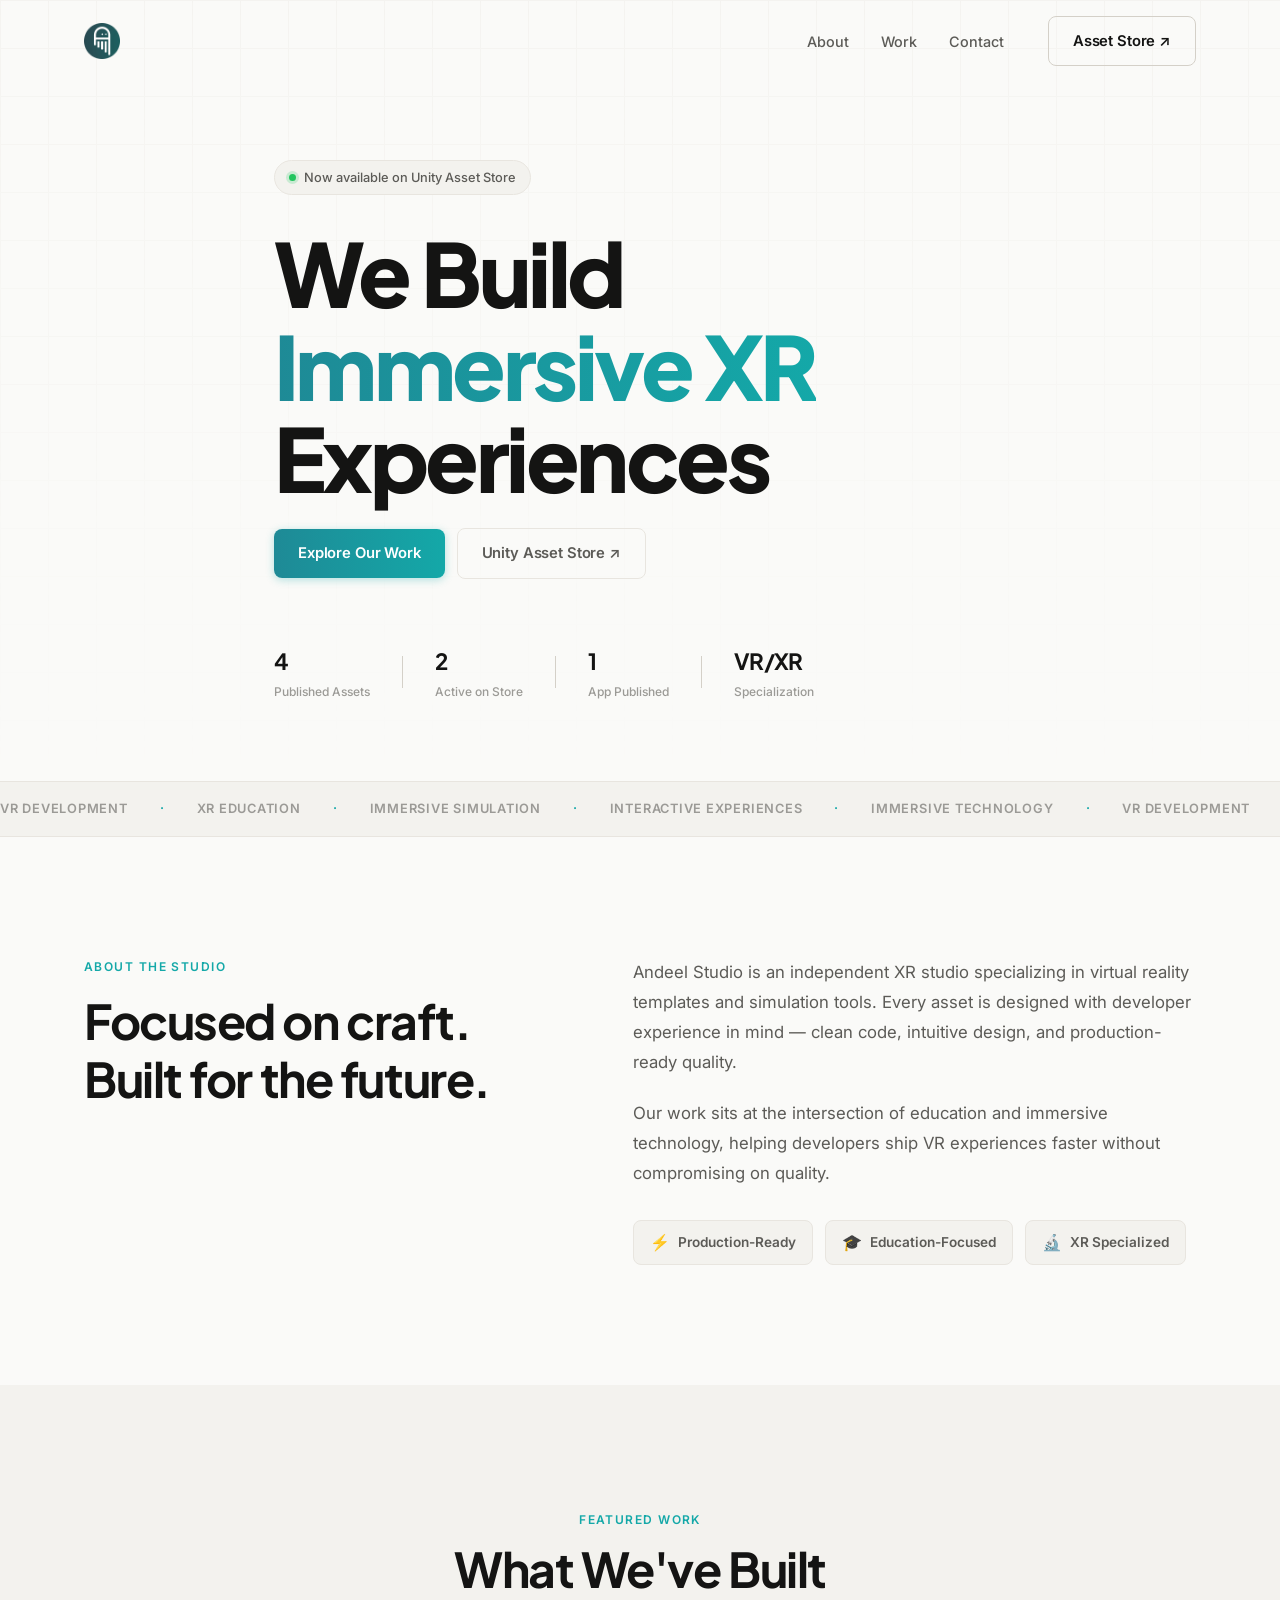
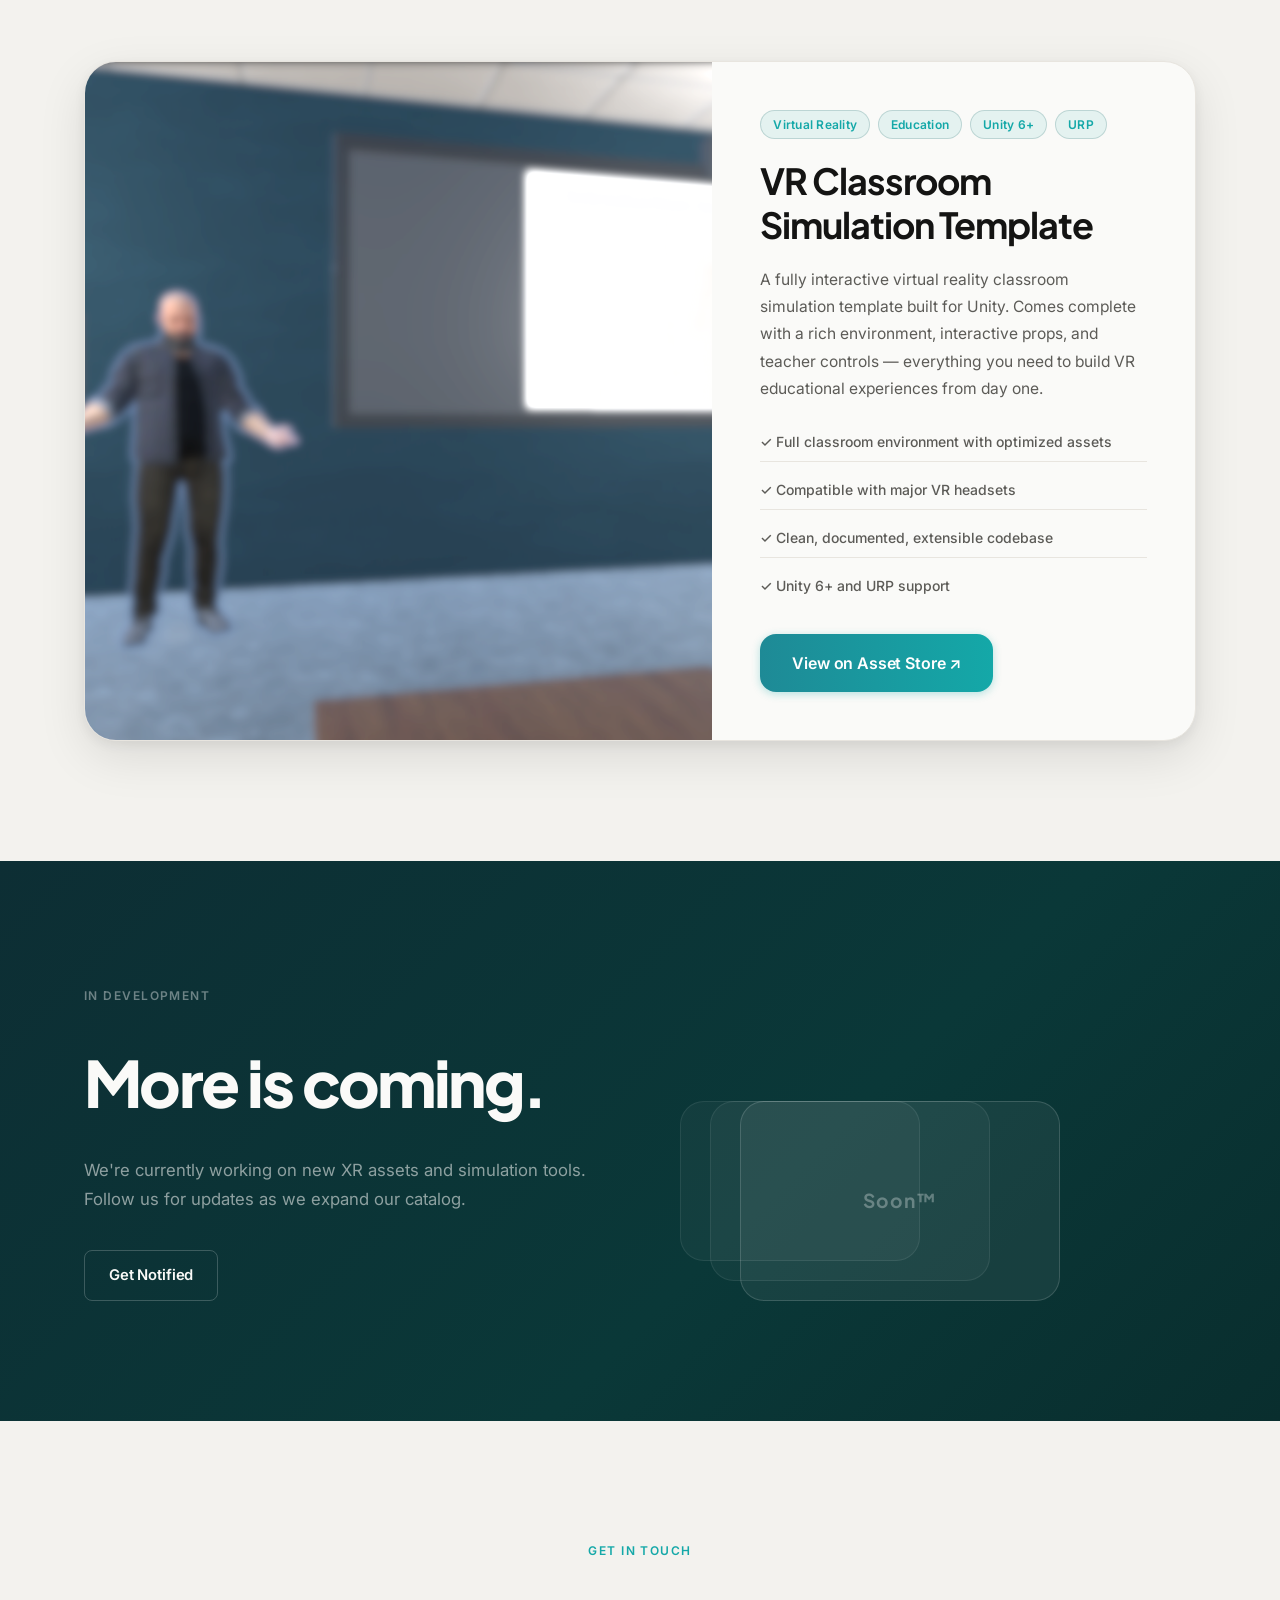
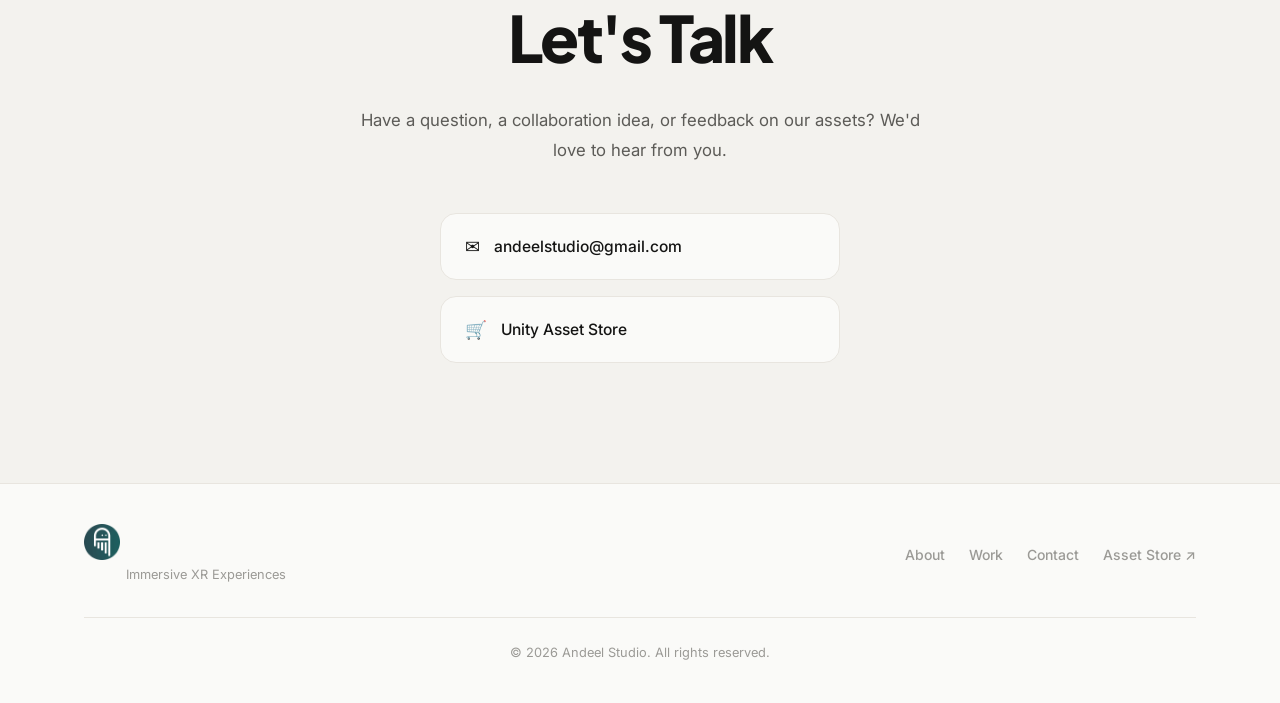
<file: index.html>
<!DOCTYPE html>
<html lang="en">

<head>
  <meta charset="UTF-8" />
  <meta name="viewport" content="width=device-width, initial-scale=1.0" />

  <!-- SEO -->
  <title>Andeel Studio | Immersive XR Experiences</title>
  <meta name="description"
    content="Andeel Studio crafts high-quality virtual reality assets for developers and educators. Explore our Unity Asset Store products." />
  <meta name="keywords" content="VR, XR, Unity Asset Store, VR Classroom, immersive simulation, educational VR" />
  <meta name="author" content="Andeel Studio" />

  <!-- Open Graph (social sharing preview) -->
  <meta property="og:title" content="Andeel Studio | Immersive XR Experiences" />
  <meta property="og:description" content="High-quality VR assets for developers and educators." />
  <meta property="og:image" content="assets/og-preview.png" />
  <meta property="og:url" content="https://andeelstudio.github.io" />
  <meta property="og:type" content="website" />

  <link rel="icon" type="image/png" href="assets/favicon.png" />

  <!-- Fonts -->
  <link rel="preconnect" href="https://fonts.googleapis.com" />
  <link rel="preconnect" href="https://fonts.gstatic.com" crossorigin />
  <link
    href="https://fonts.googleapis.com/css2?family=Plus+Jakarta+Sans:wght@300;400;500;600;700;800&family=Inter:wght@300;400;500&display=swap"
    rel="stylesheet" />

  <link rel="stylesheet" href="style.css" />
</head>

<body>

  <!-- ============================================================
       NAVIGATION
       ============================================================ -->
  <header class="site-header" id="site-header">
    <nav class="nav container">

      <a href="#" class="nav-logo" id="nav-logo">
        <img src="assets/logo.png" alt="Andeel Studio" class="nav-logo-img" />
      </a>

      <ul class="nav-links" id="nav-links">
        <li><a href="#about">About</a></li>
        <li><a href="#work">Work</a></li>
        <!-- PHILOSOPHY NAV LINK — uncomment when section is ready
        <li><a href="#craft">Philosophy</a></li>
        -->
        <li><a href="#contact">Contact</a></li>
      </ul>

      <a href="https://assetstore.unity.com/publishers/110968" target="_blank" rel="noopener noreferrer"
        class="btn btn-outline" id="nav-store-btn">
        Asset Store ↗
      </a>

      <button class="nav-toggle" id="nav-toggle" aria-label="Toggle menu">
        <span></span><span></span><span></span>
      </button>
    </nav>
  </header>


  <!-- ============================================================
       HERO SECTION
       ============================================================ -->
  <section class="hero" id="hero">
    <div class="hero-bg-grid" aria-hidden="true"></div>

    <div class="container hero-content">
      <div class="hero-badge">
        <span class="badge-dot"></span>
        Now available on Unity Asset Store
      </div>

      <h1 class="hero-title">
        We Build<br />
        <span class="gradient-text">Immersive XR</span><br />
        Experiences
      </h1>

      <div class="hero-cta">
        <a href="#work" class="btn btn-primary" id="hero-explore-btn">Explore Our Work</a>
        <a href="https://assetstore.unity.com/publishers/110968" target="_blank" rel="noopener noreferrer"
          class="btn btn-ghost" id="hero-store-btn">
          Unity Asset Store ↗
        </a>
      </div>

      <div class="hero-stats">
        <div class="stat">
          <span class="stat-num">4</span>
          <span class="stat-label">Published Assets</span>
        </div>
        <div class="stat-divider"></div>
        <div class="stat">
          <span class="stat-num">2</span>
          <span class="stat-label">Active on Store</span>
        </div>
        <div class="stat-divider"></div>
        <div class="stat">
          <span class="stat-num">1</span>
          <span class="stat-label">App Published</span>
        </div>
        <div class="stat-divider"></div>
        <div class="stat">
          <span class="stat-num">VR/XR</span>
          <span class="stat-label">Specialization</span>
        </div>
      </div>
    </div>

    <!-- ============================================================
         HERO VISUAL — commented out until you have a real image/video
         LOCATION: end of <section class="hero"> (around line 133–149)
         To restore: remove the comment tags below and replace the
         .placeholder-visual div with your actual <img> or <video>.
         See PLACEHOLDERS.md → "Images / Media to Replace" for full instructions.
         ============================================================
    <div class="hero-visual" id="hero-visual" aria-label="Studio visual placeholder">
      <div class="placeholder-visual">
        <div class="placeholder-label">
          📐 REPLACE WITH HERO IMAGE OR VIDEO<br />
          <small>Recommended: 1200×700px screenshot or short looping video reel</small>
        </div>
      </div>
    </div>
    -->
  </section>


  <!-- ============================================================
       MARQUEE / TICKER STRIP
       JS (script.js — section 8) clones this track for seamless looping.
       To add/remove items, edit the spans below only once — the clone
       is created automatically at runtime.
       ============================================================ -->
  <div class="marquee-strip" aria-hidden="true">
    <div class="marquee-track" id="marquee-track">
      <span>VR Development</span>
      <span class="marquee-dot">·</span>
      <span>XR Education</span>
      <span class="marquee-dot">·</span>
      <span>Immersive Simulation</span>
      <span class="marquee-dot">·</span>
      <span>Interactive Experiences</span>
      <span class="marquee-dot">·</span>
      <span>Immersive Technology</span>
      <span class="marquee-dot">·</span>
    </div>
  </div>


  <!-- ============================================================
       ABOUT SECTION
       ============================================================ -->
  <section class="about section" id="about">
    <div class="container about-grid">
      <div class="about-left">
        <span class="section-label">About the Studio</span>
        <h2 class="about-title">
          Focused on craft.<br />Built for the future.
        </h2>
      </div>
      <div class="about-right">
        <p class="about-body">
          Andeel Studio is an independent XR studio specializing in virtual reality
          templates and simulation tools. Every asset is designed with developer
          experience in mind — clean code, intuitive design, and production-ready quality.
        </p>
        <p class="about-body">
          Our work sits at the intersection of education and immersive technology,
          helping developers ship VR experiences faster without compromising on quality.
        </p>
        <div class="about-pillars">
          <div class="pillar">
            <span class="pillar-icon">⚡</span>
            <span class="pillar-label">Production-Ready</span>
          </div>
          <div class="pillar">
            <span class="pillar-icon">🎓</span>
            <span class="pillar-label">Education-Focused</span>
          </div>
          <div class="pillar">
            <span class="pillar-icon">🔬</span>
            <span class="pillar-label">XR Specialized</span>
          </div>
        </div>
      </div>
    </div>
  </section>


  <!-- ============================================================
       FEATURED WORK — VR CLASSROOM SPOTLIGHT
       ============================================================ -->
  <section class="work section" id="work">
    <div class="container">
      <div class="section-header">
        <span class="section-label">Featured Work</span>
        <h2 class="section-title">What We've Built</h2>
      </div>

      <div class="spotlight-card">

        <!-- SPOTLIGHT: Main Visual Area -->
        <div class="spotlight-media">
          <img src="assets/vrclassroomsimulationtemplate.png" alt="VR Classroom Simulation Template"
            class="spotlight-img" />
        </div>

        <!-- SPOTLIGHT: Info Panel -->
        <div class="spotlight-info">
          <div class="spotlight-tags">
            <span class="tag">Virtual Reality</span>
            <span class="tag">Education</span>
            <span class="tag">Unity 6+</span>
            <span class="tag">URP</span>
          </div>

          <h3 class="spotlight-title">VR Classroom Simulation Template</h3>

          <p class="spotlight-desc">
            A fully interactive virtual reality classroom simulation template built
            for Unity. Comes complete with a rich environment, interactive props,
            and teacher controls — everything you need to build VR educational
            experiences from day one.
          </p>

          <ul class="spotlight-features">
            <li>✓ Full classroom environment with optimized assets</li>
            <li>✓ Compatible with major VR headsets</li>
            <li>✓ Clean, documented, extensible codebase</li>
            <li>✓ Unity 6+ and URP support</li>
          </ul>

          <div class="spotlight-cta">
            <a href="https://assetstore.unity.com/packages/slug/386510" target="_blank" rel="noopener noreferrer"
              class="btn btn-primary btn-large" id="asset-store-btn">
              View on Asset Store ↗
            </a>
          </div>
        </div>

      </div><!-- end spotlight-card -->
    </div>
  </section>


  <!-- ============================================================
       PHILOSOPHY / CRAFT SECTION — commented out
       LOCATION: between </section> (Featured Work, ~line 325) and
                 <section class="pipeline" ...> (~line 375)
       To restore:
         1. Remove the comment tags wrapping this block
         2. Uncomment the Philosophy nav link in <ul class="nav-links">
         3. Uncomment the Philosophy link in <footer class="footer-nav">
       ============================================================
  <section class="craft section" id="craft">
    <div class="container">
      <div class="section-header">
        <span class="section-label">Our Philosophy</span>
        <h2 class="section-title">How We Work</h2>
      </div>

      <div class="craft-grid">
        <div class="craft-card">
          <div class="craft-icon">01</div>
          <h3 class="craft-card-title">Quality First</h3>
          <p class="craft-card-body">
            Every asset ships only when it meets our internal bar for code quality,
            performance, and visual polish. No half-finished releases.
          </p>
        </div>
        <div class="craft-card">
          <div class="craft-icon">02</div>
          <h3 class="craft-card-title">Developer Experience</h3>
          <p class="craft-card-body">
            Clean architecture, thorough documentation, and intuitive APIs.
            You should be able to integrate and extend our work in minutes, not days.
          </p>
        </div>
        <div class="craft-card">
          <div class="craft-icon">03</div>
          <h3 class="craft-card-title">Built to Last</h3>
          <p class="craft-card-body">
            We build for longevity. Consistent Unity version support, responsive
            updates, and a commitment to every product we ship.
          </p>
        </div>
      </div>
    </div>
  </section>
  -->


  <!-- ============================================================
       PIPELINE / "WHAT'S NEXT" SECTION
       (Signals growth without revealing specifics)
       ============================================================ -->
  <section class="pipeline section" id="pipeline">
    <div class="container pipeline-inner">
      <div class="pipeline-text">
        <span class="section-label">In Development</span>
        <h2 class="pipeline-title">More is coming.</h2>
        <p class="pipeline-body">
          We're currently working on new XR assets and simulation tools.
          Follow us for updates as we expand our catalog.
        </p>
        <a href="#contact" class="btn btn-outline" id="pipeline-updates-btn">
          Get Notified
        </a>
      </div>
      <div class="pipeline-visual" aria-hidden="true">
        <div class="pipeline-card-ghost"></div>
        <div class="pipeline-card-ghost pipeline-card-ghost--2"></div>
        <div class="pipeline-card-ghost pipeline-card-ghost--3">
          <span>Soon™</span>
        </div>
      </div>
    </div>
  </section>


  <!-- ============================================================
       CONTACT / CTA SECTION
       ============================================================ -->
  <section class="contact section" id="contact">
    <div class="container contact-inner">
      <span class="section-label">Get in Touch</span>
      <h2 class="contact-title">Let's Talk</h2>
      <p class="contact-body">
        Have a question, a collaboration idea, or feedback on our assets?
        We'd love to hear from you.
      </p>

      <div class="contact-links">
        <a href="mailto:andeelstudio@gmail.com" class="contact-link" id="contact-email">
          <span class="contact-link-icon">✉</span>
          andeelstudio@gmail.com
        </a>
        <a href="https://assetstore.unity.com/publishers/110968" target="_blank" rel="noopener noreferrer"
          class="contact-link" id="contact-store-link">
          <span class="contact-link-icon">🛒</span>
          Unity Asset Store
        </a>
      </div>
    </div>
  </section>


  <!-- ============================================================
       FOOTER
       ============================================================ -->
  <footer class="site-footer" id="site-footer">
    <div class="container footer-inner">
      <div class="footer-brand">
        <a href="#" class="nav-logo">
          <img src="assets/logo.png" alt="Andeel Studio" class="nav-logo-img" />
        </a>
        <p class="footer-tagline">Immersive XR Experiences</p>
      </div>

      <nav class="footer-nav" aria-label="Footer navigation">
        <a href="#about">About</a>
        <a href="#work">Work</a>
        <!-- PHILOSOPHY FOOTER LINK — uncomment when section is ready
        <a href="#craft">Philosophy</a>
        -->
        <a href="#contact">Contact</a>
        <a href="https://assetstore.unity.com/publishers/110968" target="_blank" rel="noopener noreferrer">
          Asset Store ↗
        </a>
      </nav>

      <p class="footer-copy">
        &copy; <span id="footer-year"></span> Andeel Studio. All rights reserved.
      </p>
    </div>
  </footer>


  <script src="script.js"></script>
</body>

</html>
</file>
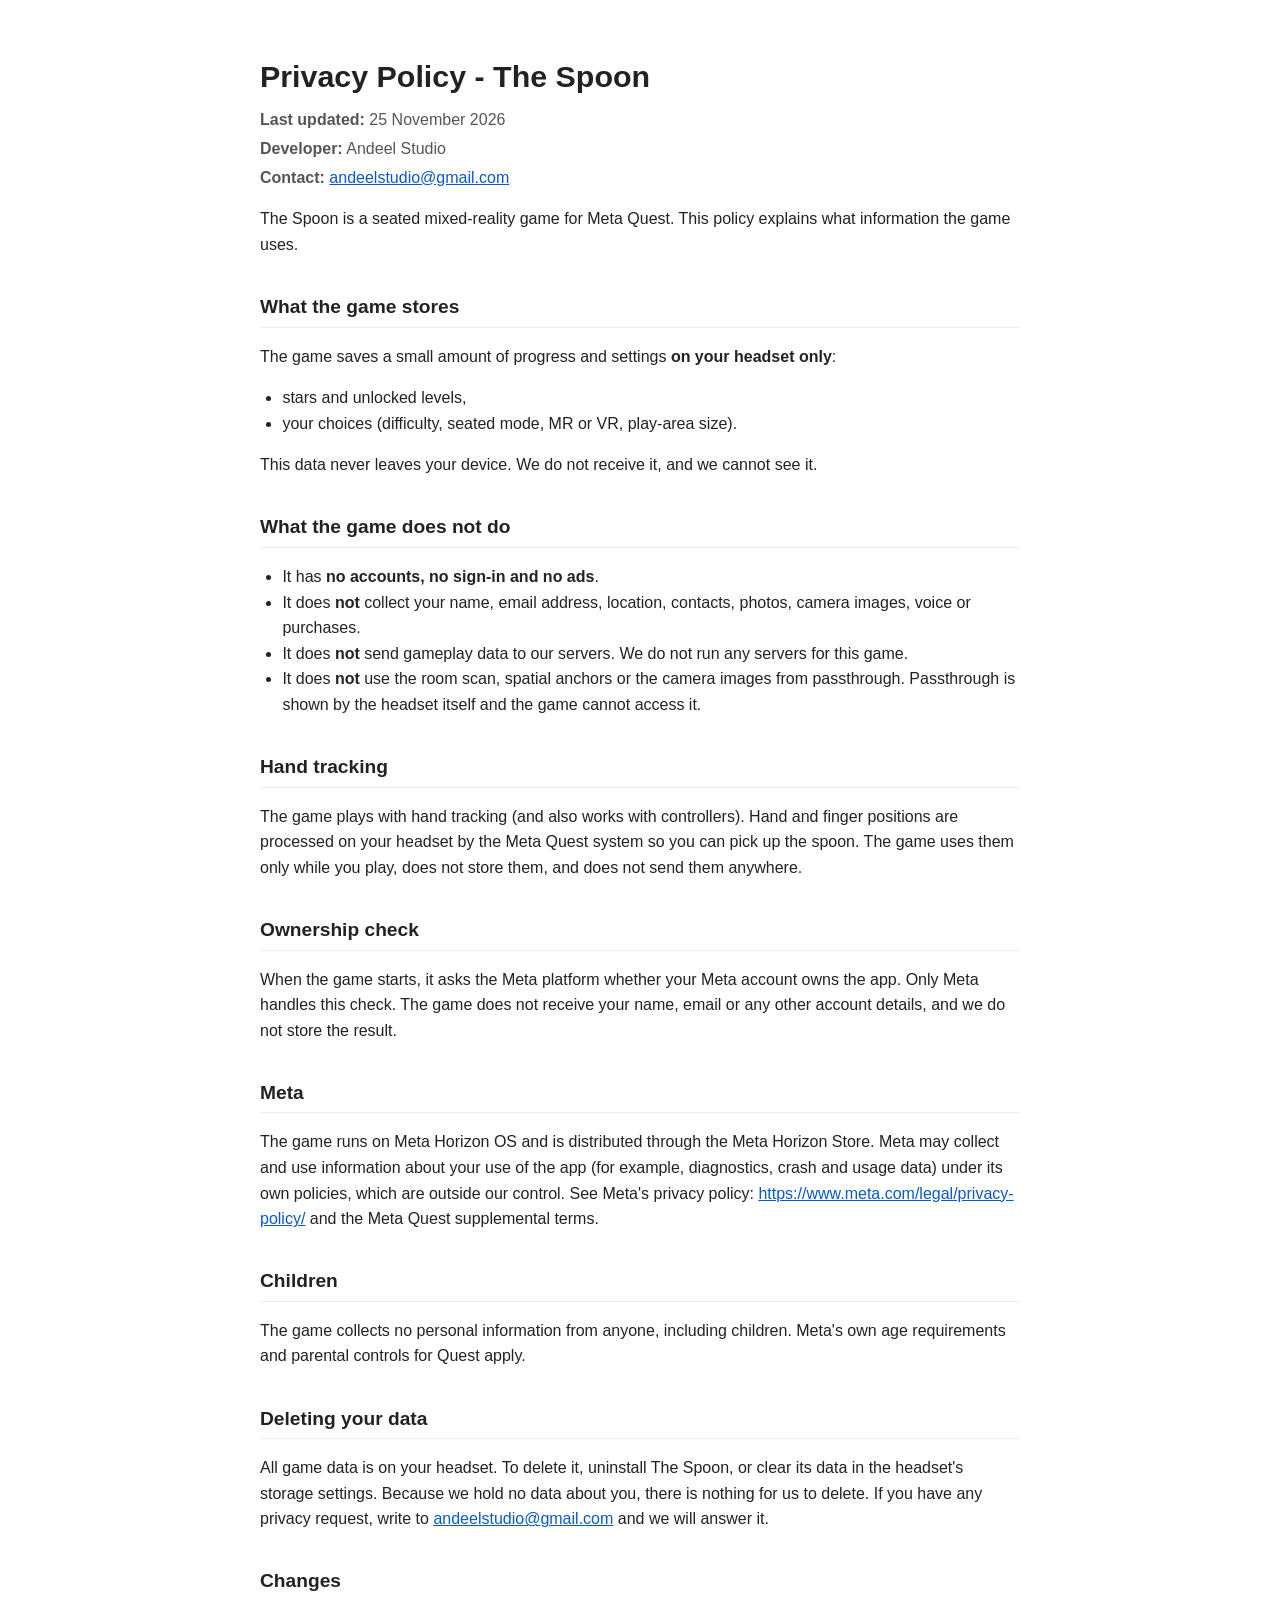
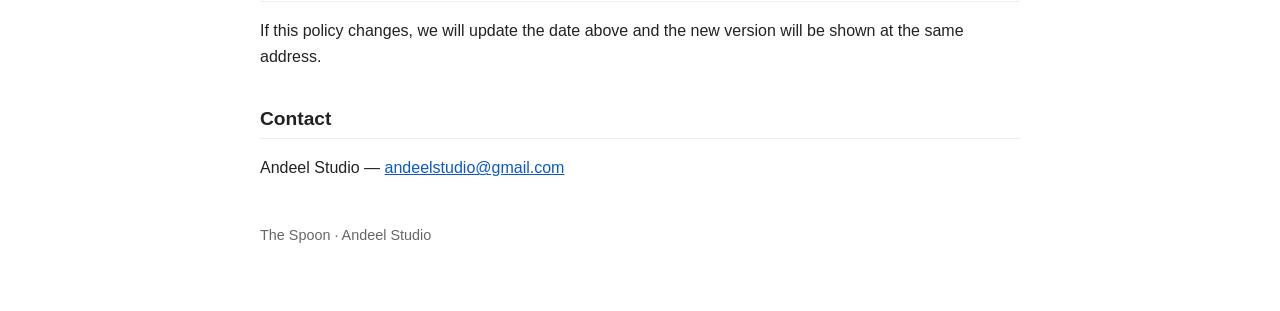
<file: privacy/the-spoon.html>
<!DOCTYPE html>
<html lang="en">
<head>
  <meta charset="UTF-8">
  <meta name="viewport" content="width=device-width, initial-scale=1.0">
  <title>Privacy Policy - The Spoon | Andeel Studio</title>
  <meta name="description" content="Privacy policy for The Spoon, a seated mixed-reality game for Meta Quest by Andeel Studio.">
  <style>
    body {
      font-family: -apple-system, BlinkMacSystemFont, "Segoe UI", Roboto, Helvetica, Arial, sans-serif;
      line-height: 1.6;
      color: #222;
      background: #fff;
      max-width: 760px;
      margin: 0 auto;
      padding: 32px 20px 64px;
    }
    h1 { font-size: 1.9em; margin-bottom: 0.2em; }
    h2 { font-size: 1.2em; margin-top: 1.8em; border-bottom: 1px solid #eee; padding-bottom: 0.2em; }
    .meta { color: #555; margin: 0.2em 0; }
    ul { padding-left: 1.4em; }
    a { color: #0a58ca; }
    footer { margin-top: 3em; color: #666; font-size: 0.9em; }
  </style>
</head>
<body>

<h1>Privacy Policy - The Spoon</h1>
<p class="meta"><strong>Last updated:</strong> 25 November 2026</p>
<p class="meta"><strong>Developer:</strong> Andeel Studio</p>
<p class="meta"><strong>Contact:</strong> <a href="mailto:andeelstudio@gmail.com">andeelstudio@gmail.com</a></p>

<p>The Spoon is a seated mixed-reality game for Meta Quest. This policy explains what information the game uses.</p>

<h2>What the game stores</h2>
<p>The game saves a small amount of progress and settings <strong>on your headset only</strong>:</p>
<ul>
  <li>stars and unlocked levels,</li>
  <li>your choices (difficulty, seated mode, MR or VR, play-area size).</li>
</ul>
<p>This data never leaves your device. We do not receive it, and we cannot see it.</p>

<h2>What the game does not do</h2>
<ul>
  <li>It has <strong>no accounts, no sign-in and no ads</strong>.</li>
  <li>It does <strong>not</strong> collect your name, email address, location, contacts, photos, camera images, voice or purchases.</li>
  <li>It does <strong>not</strong> send gameplay data to our servers. We do not run any servers for this game.</li>
  <li>It does <strong>not</strong> use the room scan, spatial anchors or the camera images from passthrough. Passthrough is shown by the headset itself and the game cannot access it.</li>
</ul>

<h2>Hand tracking</h2>
<p>The game plays with hand tracking (and also works with controllers). Hand and finger positions are processed on your headset by the Meta Quest system so you can pick up the spoon. The game uses them only while you play, does not store them, and does not send them anywhere.</p>

<h2>Ownership check</h2>
<p>When the game starts, it asks the Meta platform whether your Meta account owns the app. Only Meta handles this check. The game does not receive your name, email or any other account details, and we do not store the result.</p>

<h2>Meta</h2>
<p>The game runs on Meta Horizon OS and is distributed through the Meta Horizon Store. Meta may collect and use information about your use of the app (for example, diagnostics, crash and usage data) under its own policies, which are outside our control. See Meta's privacy policy: <a href="https://www.meta.com/legal/privacy-policy/">https://www.meta.com/legal/privacy-policy/</a> and the Meta Quest supplemental terms.</p>

<h2>Children</h2>
<p>The game collects no personal information from anyone, including children. Meta's own age requirements and parental controls for Quest apply.</p>

<h2>Deleting your data</h2>
<p>All game data is on your headset. To delete it, uninstall The Spoon, or clear its data in the headset's storage settings. Because we hold no data about you, there is nothing for us to delete. If you have any privacy request, write to <a href="mailto:andeelstudio@gmail.com">andeelstudio@gmail.com</a> and we will answer it.</p>

<h2>Changes</h2>
<p>If this policy changes, we will update the date above and the new version will be shown at the same address.</p>

<h2>Contact</h2>
<p>Andeel Studio — <a href="mailto:andeelstudio@gmail.com">andeelstudio@gmail.com</a></p>

<footer>The Spoon &middot; Andeel Studio</footer>

</body>
</html>
</file>
<file: style.css>
/* ================================================================
   ANDEEL STUDIO — style.css
   ================================================================
   PLACEHOLDER GUIDE — Quick-swap variables at the top of this file:
   - --accent-color   : Primary brand/CTA color
   - --font-heading   : Heading font family
   - --font-body      : Body font family
   All other tokens follow from these.
   ================================================================ */

/* ----------------------------------------------------------------
   DESIGN TOKENS
   ---------------------------------------------------------------- */
:root {
  /* Brand Colors — Andeel Studio Teal
     To update: change the two hex values in --brand-gradient, then adjust
     --accent-color to match the dominant end of your gradient. */
  --brand-gradient:     linear-gradient(90deg, #1e8a96 0%, #14a8a8 100%); /* Studio brand gradient (bright teal) */
  --brand-gradient-hover: linear-gradient(90deg, #187880 0%, #0e9090 100%); /* Same direction, just slightly darker */
  --accent-color:       #14a8a8;        /* Primary CTA / interactive color     */
  --accent-hover:       #0e9090;        /* Hover state of accent               */
  --accent-subtle:      rgba(20,168,168,0.09); /* Light tint for backgrounds  */

  /* Backgrounds */
  --bg-base:            #FAFAF8;        /* Page background (warm off-white)    */
  --bg-surface:         #F3F2EE;        /* Cards, sections                     */
  --bg-surface-hover:   #ECEAE5;        /* Card hover                          */
  --bg-invert:          #1a3038;        /* Dark panels (pipeline section) — deep teal base */

  /* Text */
  --text-primary:       #141413;
  --text-secondary:     #5C5B57;
  --text-muted:         #9B9A96;
  --text-on-dark:       #FAFAF8;

  /* Borders */
  --border-light:       #E8E5DF;
  --border-medium:      #D4D0C8;

  /* Typography
     PLACEHOLDER: Change font families here */
  --font-heading:       'Plus Jakarta Sans', sans-serif;
  --font-body:          'Inter', sans-serif;

  /* Spacing */
  --section-gap:        120px;
  --container-width:    1160px;
  --container-pad:      24px;

  /* Radii */
  --radius-sm:          8px;
  --radius-md:          16px;
  --radius-lg:          24px;
  --radius-xl:          32px;

  /* Shadows */
  --shadow-sm:          0 1px 3px rgba(0,0,0,0.07), 0 1px 2px rgba(0,0,0,0.05);
  --shadow-md:          0 4px 16px rgba(0,0,0,0.08), 0 2px 6px rgba(0,0,0,0.05);
  --shadow-lg:          0 16px 48px rgba(0,0,0,0.10), 0 4px 12px rgba(0,0,0,0.06);

  /* Transitions */
  --ease-smooth:        cubic-bezier(0.25, 0.46, 0.45, 0.94);
  --transition-fast:    150ms var(--ease-smooth);
  --transition-base:    250ms var(--ease-smooth);
  --transition-slow:    400ms var(--ease-smooth);
}


/* ----------------------------------------------------------------
   RESET & BASE
   ---------------------------------------------------------------- */
*, *::before, *::after {
  box-sizing: border-box;
  margin: 0;
  padding: 0;
}

html {
  scroll-behavior: smooth;
  -webkit-font-smoothing: antialiased;
  -moz-osx-font-smoothing: grayscale;
}

body {
  font-family: var(--font-body);
  background-color: var(--bg-base);
  color: var(--text-primary);
  line-height: 1.65;
  overflow-x: hidden;
}

img, video, iframe {
  display: block;
  max-width: 100%;
}

a {
  color: inherit;
  text-decoration: none;
}

ul {
  list-style: none;
}

button {
  cursor: pointer;
  border: none;
  background: none;
  font: inherit;
}


/* ----------------------------------------------------------------
   LAYOUT UTILITIES
   ---------------------------------------------------------------- */
.container {
  width: 100%;
  max-width: var(--container-width);
  margin-inline: auto;
  padding-inline: var(--container-pad);
}

.section {
  padding-block: var(--section-gap);
}

.section-header {
  text-align: center;
  margin-bottom: 64px;
}

.section-label {
  display: inline-block;
  font-family: var(--font-body);
  font-size: 0.75rem;
  font-weight: 600;
  letter-spacing: 0.12em;
  text-transform: uppercase;
  color: var(--accent-color);
  margin-bottom: 12px;
}

.section-title {
  font-family: var(--font-heading);
  font-size: clamp(2rem, 4vw, 3rem);
  font-weight: 700;
  color: var(--text-primary);
  letter-spacing: -0.03em;
  line-height: 1.15;
}

.gradient-text {
  background: var(--brand-gradient);
  -webkit-background-clip: text;
  -webkit-text-fill-color: transparent;
  background-clip: text;
}


/* ----------------------------------------------------------------
   BUTTONS
   ---------------------------------------------------------------- */
.btn {
  display: inline-flex;
  align-items: center;
  gap: 8px;
  padding: 12px 24px;
  border-radius: var(--radius-sm);
  font-family: var(--font-body);
  font-size: 0.925rem;
  font-weight: 600;
  letter-spacing: -0.01em;
  transition: all var(--transition-base);
  white-space: nowrap;
  cursor: pointer;
}

.btn-primary {
  background: var(--brand-gradient);
  color: #fff;
  box-shadow: 0 2px 8px rgba(20,168,168,0.30);
}
.btn-primary:hover {
  background: var(--brand-gradient-hover); /* same direction, slightly darker */
  box-shadow: 0 4px 16px rgba(20,168,168,0.45);
  transform: translateY(-1px);
}

.btn-outline {
  border: 1.5px solid var(--border-medium);
  color: var(--text-primary);
  background: transparent;
}
.btn-outline:hover {
  border-color: var(--text-primary);
  background: var(--bg-surface);
  transform: translateY(-1px);
}

.btn-ghost {
  color: var(--text-secondary);
  border: 1.5px solid var(--border-light);
  background: transparent;
}
.btn-ghost:hover {
  color: var(--text-primary);
  border-color: var(--border-medium);
  background: var(--bg-surface);
}

.btn-large {
  padding: 16px 32px;
  font-size: 1rem;
  border-radius: var(--radius-md);
}


/* ----------------------------------------------------------------
   PLACEHOLDER STYLES (remove once real assets are in place)
   ---------------------------------------------------------------- */
.placeholder-visual,
.spotlight-placeholder {
  width: 100%;
  height: 100%;
  min-height: 360px;
  border-radius: var(--radius-lg);
  border: 2px dashed var(--border-medium);
  background: var(--bg-surface);
  display: flex;
  align-items: center;
  justify-content: center;
  flex-direction: column;
  gap: 8px;
  color: var(--text-muted);
}

.placeholder-label {
  font-size: 0.85rem;
  font-family: monospace;
  text-align: center;
  line-height: 1.8;
  padding: 24px;
  color: var(--text-muted);
}

.placeholder-label small {
  display: block;
  font-size: 0.75rem;
  opacity: 0.7;
  margin-top: 4px;
}


/* ----------------------------------------------------------------
   HEADER / NAVIGATION
   ---------------------------------------------------------------- */
.site-header {
  position: fixed;
  top: 0;
  left: 0;
  right: 0;
  z-index: 100;
  padding-block: 16px;
  transition: background var(--transition-base), box-shadow var(--transition-base);
}

.site-header.scrolled {
  background: rgba(250, 250, 248, 0.90);
  backdrop-filter: blur(12px);
  -webkit-backdrop-filter: blur(12px);
  box-shadow: 0 1px 0 var(--border-light);
}

.nav {
  display: flex;
  align-items: center;
  gap: 32px;
}

.nav-logo {
  display: flex;
  align-items: center;
  gap: 10px;
  font-family: var(--font-heading);
  font-weight: 700;
  font-size: 1.1rem;
  letter-spacing: -0.02em;
  color: var(--text-primary);
  margin-right: auto;
  transition: opacity var(--transition-fast);
}
.nav-logo:hover { opacity: 0.8; }

/* PLACEHOLDER: This logo-mark div is the text fallback.
   Remove it when you replace with an <img> tag. */
.logo-mark {
  width: 32px;
  height: 32px;
  border-radius: 8px;
  background: var(--brand-gradient);
  color: #fff;
  font-size: 1rem;
  font-weight: 800;
  display: flex;
  align-items: center;
  justify-content: center;
  flex-shrink: 0;
}

.nav-logo-img {
  height: 36px;
  width: auto;
  flex-shrink: 0;
}

.nav-links {
  display: flex;
  align-items: center;
  gap: 8px;
}

.nav-links a {
  padding: 6px 12px;
  font-size: 0.9rem;
  font-weight: 500;
  color: var(--text-secondary);
  border-radius: var(--radius-sm);
  transition: all var(--transition-fast);
}
.nav-links a:hover {
  color: var(--text-primary);
  background: var(--bg-surface);
}

.nav-toggle {
  display: none;
  flex-direction: column;
  gap: 5px;
  padding: 4px;
}
.nav-toggle span {
  display: block;
  width: 22px;
  height: 2px;
  background: var(--text-primary);
  border-radius: 2px;
  transition: all var(--transition-fast);
}


/* ----------------------------------------------------------------
   HERO
   ---------------------------------------------------------------- */
.hero {
  padding-top: 160px;
  padding-bottom: 80px;
  position: relative;
  overflow: hidden;
}

.hero-bg-grid {
  position: absolute;
  inset: 0;
  background-image:
    linear-gradient(var(--border-light) 1px, transparent 1px),
    linear-gradient(90deg, var(--border-light) 1px, transparent 1px);
  background-size: 48px 48px;
  opacity: 0.6;
  pointer-events: none;
  /* Fade out at bottom */
  -webkit-mask-image: linear-gradient(to bottom, rgba(0,0,0,0.5) 0%, transparent 100%);
  mask-image: linear-gradient(to bottom, rgba(0,0,0,0.5) 0%, transparent 100%);
}

.hero-content {
  position: relative;
  z-index: 1;
  display: flex;
  flex-direction: column;
  align-items: flex-start;
  max-width: 780px;
}

.hero-badge {
  display: inline-flex;
  align-items: center;
  gap: 8px;
  padding: 6px 14px;
  background: var(--bg-surface);
  border: 1px solid var(--border-light);
  border-radius: 999px;
  font-size: 0.8rem;
  font-weight: 500;
  color: var(--text-secondary);
  margin-bottom: 32px;
  animation: fadeUp 0.6s var(--ease-smooth) both;
}

.badge-dot {
  width: 7px;
  height: 7px;
  border-radius: 50%;
  background: #22C55E;
  box-shadow: 0 0 0 3px rgba(34,197,94,0.2);
  animation: pulse 2s infinite;
}

@keyframes pulse {
  0%, 100% { box-shadow: 0 0 0 3px rgba(34,197,94,0.2); }
  50%       { box-shadow: 0 0 0 6px rgba(34,197,94,0.05); }
}

.hero-title {
  font-family: var(--font-heading);
  font-size: clamp(3rem, 7vw, 5.5rem);
  font-weight: 800;
  letter-spacing: -0.04em;
  line-height: 1.05;
  color: var(--text-primary);
  margin-bottom: 24px;
  animation: fadeUp 0.6s 0.1s var(--ease-smooth) both;
}

.hero-subtitle {
  font-size: clamp(1rem, 2vw, 1.2rem);
  color: var(--text-secondary);
  max-width: 520px;
  margin-bottom: 40px;
  line-height: 1.7;
  animation: fadeUp 0.6s 0.2s var(--ease-smooth) both;
}

.hero-cta {
  display: flex;
  align-items: center;
  gap: 12px;
  margin-bottom: 64px;
  flex-wrap: wrap;
  animation: fadeUp 0.6s 0.3s var(--ease-smooth) both;
}

.hero-stats {
  display: flex;
  align-items: center;
  gap: 32px;
  animation: fadeUp 0.6s 0.4s var(--ease-smooth) both;
}

.stat {
  display: flex;
  flex-direction: column;
  gap: 2px;
}
.stat-num {
  font-family: var(--font-heading);
  font-size: 1.4rem;
  font-weight: 700;
  letter-spacing: -0.03em;
  color: var(--text-primary);
}
.stat-label {
  font-size: 0.75rem;
  color: var(--text-muted);
  font-weight: 500;
}
.stat-divider {
  width: 1px;
  height: 32px;
  background: var(--border-medium);
}

.hero-visual {
  width: 100%;
  max-width: 1100px;
  margin: 64px auto 0;
  padding-inline: var(--container-pad);
  animation: fadeUp 0.8s 0.5s var(--ease-smooth) both;
}

.hero-visual-img,
.hero-visual-video {
  width: 100%;
  border-radius: var(--radius-xl);
  box-shadow: var(--shadow-lg);
  border: 1px solid var(--border-light);
}


/* ----------------------------------------------------------------
   MARQUEE STRIP
   ---------------------------------------------------------------- */
.marquee-strip {
  border-top: 1px solid var(--border-light);
  border-bottom: 1px solid var(--border-light);
  padding-block: 16px;
  overflow: hidden;
  background: var(--bg-surface);
}

/* .marquee-wrapper is created by JS — it's the animated container */
.marquee-wrapper {
  display: flex;
  width: max-content;
  animation: marquee 22s linear infinite;
  will-change: transform;
}

/* .marquee-track is a static flex row of items — JS clones it into the wrapper */
.marquee-track {
  display: flex;
  align-items: center;
  gap: 32px;
  white-space: nowrap;
  flex-shrink: 0;
  /* padding-right matches the gap so the seam between the two clones is equal */
  padding-right: 32px;
}

.marquee-track span {
  font-size: 0.8rem;
  font-weight: 600;
  letter-spacing: 0.06em;
  text-transform: uppercase;
  color: var(--text-muted);
}

.marquee-dot {
  color: var(--accent-color) !important;
}

@keyframes marquee {
  from { transform: translateX(0); }
  to   { transform: translateX(-50%); }
}


/* ----------------------------------------------------------------
   ABOUT
   ---------------------------------------------------------------- */
.about-grid {
  display: grid;
  grid-template-columns: 1fr 1.2fr;
  gap: 80px;
  align-items: start;
}

.about-left .section-label {
  display: block;
  margin-bottom: 16px;
}

.about-title {
  font-family: var(--font-heading);
  font-size: clamp(2rem, 4vw, 3rem);
  font-weight: 700;
  letter-spacing: -0.03em;
  line-height: 1.2;
  color: var(--text-primary);
}

.about-body {
  font-size: 1.05rem;
  color: var(--text-secondary);
  line-height: 1.8;
  margin-bottom: 20px;
}

.about-pillars {
  display: flex;
  gap: 12px;
  margin-top: 32px;
  flex-wrap: wrap;
}

.pillar {
  display: flex;
  align-items: center;
  gap: 8px;
  padding: 8px 16px;
  background: var(--bg-surface);
  border: 1px solid var(--border-light);
  border-radius: var(--radius-sm);
  font-size: 0.85rem;
  font-weight: 600;
  color: var(--text-secondary);
  transition: all var(--transition-base);
}
.pillar:hover {
  border-color: var(--accent-color);
  color: var(--accent-color);
  background: var(--accent-subtle);
}
.pillar-icon { font-size: 1rem; }


/* ----------------------------------------------------------------
   FEATURED WORK — SPOTLIGHT
   ---------------------------------------------------------------- */
.work {
  background: var(--bg-surface);
}

.spotlight-card {
  display: grid;
  grid-template-columns: 1.3fr 1fr;
  gap: 0;
  background: var(--bg-base);
  border: 1px solid var(--border-light);
  border-radius: var(--radius-xl);
  overflow: hidden;
  box-shadow: var(--shadow-lg);
}

.spotlight-media {
  position: relative;
  min-height: 480px;
  background: var(--bg-surface);
}

.spotlight-placeholder {
  border-radius: 0;
  min-height: 480px;
  border: none;
  border-right: 1px solid var(--border-light);
}

.spotlight-img {
  width: 100%;
  height: 100%;
  object-fit: cover;
}

/* Video embed wrapper */
.video-wrapper {
  position: relative;
  width: 100%;
  height: 100%;
  min-height: 480px;
}
.video-wrapper iframe {
  position: absolute;
  inset: 0;
  width: 100%;
  height: 100%;
}

/* Thumbnail strip for gallery mode */
.thumbnail-strip {
  position: absolute;
  bottom: 16px;
  left: 16px;
  right: 16px;
  display: flex;
  gap: 8px;
}
.thumb {
  width: 72px;
  height: 48px;
  border-radius: 6px;
  object-fit: cover;
  cursor: pointer;
  border: 2px solid transparent;
  opacity: 0.7;
  transition: all var(--transition-fast);
}
.thumb.active,
.thumb:hover {
  border-color: var(--accent-color);
  opacity: 1;
}

.spotlight-info {
  padding: 48px;
  display: flex;
  flex-direction: column;
  gap: 20px;
}

.spotlight-tags {
  display: flex;
  flex-wrap: wrap;
  gap: 8px;
}

.tag {
  padding: 4px 12px;
  background: var(--accent-subtle);
  border: 1px solid rgba(29,95,96,0.20);
  border-radius: 999px;
  font-size: 0.75rem;
  font-weight: 600;
  color: var(--accent-color);
  letter-spacing: 0.02em;
}

.spotlight-title {
  font-family: var(--font-heading);
  font-size: clamp(1.5rem, 3vw, 2.25rem);
  font-weight: 700;
  letter-spacing: -0.03em;
  line-height: 1.2;
  color: var(--text-primary);
}

.spotlight-desc {
  font-size: 0.975rem;
  color: var(--text-secondary);
  line-height: 1.75;
}

.spotlight-features {
  display: flex;
  flex-direction: column;
  gap: 8px;
}
.spotlight-features li {
  font-size: 0.875rem;
  color: var(--text-secondary);
  padding: 8px 0;
  border-bottom: 1px solid var(--border-light);
  font-weight: 500;
}
.spotlight-features li:last-child { border-bottom: none; }

.spotlight-cta {
  display: flex;
  align-items: center;
  gap: 16px;
  margin-top: 8px;
}

.asset-price {
  font-size: 0.85rem;
  color: var(--text-muted);
  font-weight: 500;
}


/* ----------------------------------------------------------------
   CRAFT / PHILOSOPHY
   ---------------------------------------------------------------- */
.craft-grid {
  display: grid;
  grid-template-columns: repeat(3, 1fr);
  gap: 24px;
}

.craft-card {
  padding: 40px 36px;
  background: var(--bg-surface);
  border: 1px solid var(--border-light);
  border-radius: var(--radius-lg);
  transition: all var(--transition-base);
}
.craft-card:hover {
  background: var(--bg-surface-hover);
  border-color: var(--border-medium);
  transform: translateY(-4px);
  box-shadow: var(--shadow-md);
}

.craft-icon {
  font-family: var(--font-heading);
  font-size: 2.5rem;
  font-weight: 800;
  color: var(--border-medium);
  letter-spacing: -0.05em;
  margin-bottom: 24px;
  transition: color var(--transition-base);
}
.craft-card:hover .craft-icon {
  color: var(--accent-color);
}

.craft-card-title {
  font-family: var(--font-heading);
  font-size: 1.2rem;
  font-weight: 700;
  letter-spacing: -0.02em;
  margin-bottom: 12px;
  color: var(--text-primary);
}

.craft-card-body {
  font-size: 0.925rem;
  color: var(--text-secondary);
  line-height: 1.75;
}


/* ----------------------------------------------------------------
   PIPELINE — "WHAT'S NEXT"
   ---------------------------------------------------------------- */
.pipeline {
  background: linear-gradient(135deg, #0d2e34 0%, #0a3838 60%, #092e2e 100%);
}

.pipeline-inner {
  display: grid;
  grid-template-columns: 1fr 1fr;
  gap: 80px;
  align-items: center;
}

.pipeline .section-label {
  color: rgba(255,255,255,0.4);
}

.pipeline-title {
  font-family: var(--font-heading);
  font-size: clamp(2.5rem, 5vw, 4rem);
  font-weight: 800;
  letter-spacing: -0.04em;
  color: var(--text-on-dark);
  margin-bottom: 20px;
  margin-top: 12px;
}

.pipeline-body {
  font-size: 1.05rem;
  color: rgba(250,250,248,0.55);
  line-height: 1.75;
  margin-bottom: 36px;
}

.pipeline .btn-outline {
  border-color: rgba(255,255,255,0.2);
  color: var(--text-on-dark);
}
.pipeline .btn-outline:hover {
  border-color: rgba(255,255,255,0.5);
  background: rgba(255,255,255,0.08);
}

.pipeline-visual {
  position: relative;
  height: 320px;
}

.pipeline-card-ghost {
  position: absolute;
  border-radius: var(--radius-lg);
  border: 1px solid rgba(255,255,255,0.08);
  background: rgba(255,255,255,0.04);
  transition: all var(--transition-slow);
}
.pipeline-card-ghost {
  width: 240px;
  height: 160px;
  bottom: 40px;
  left: 0;
}
.pipeline-card-ghost--2 {
  width: 280px;
  height: 180px;
  bottom: 20px;
  left: 30px;
}
.pipeline-card-ghost--3 {
  width: 320px;
  height: 200px;
  bottom: 0;
  left: 60px;
  display: flex;
  align-items: center;
  justify-content: center;
  border-color: rgba(255,255,255,0.15);
  background: rgba(255,255,255,0.06);
}
.pipeline-card-ghost--3 span {
  font-family: var(--font-heading);
  font-size: 1.2rem;
  font-weight: 700;
  color: rgba(255,255,255,0.3);
  letter-spacing: 0.05em;
}


/* ----------------------------------------------------------------
   CONTACT
   ---------------------------------------------------------------- */
.contact {
  background: var(--bg-surface);
}

.contact-inner {
  text-align: center;
  max-width: 640px;
  margin-inline: auto;
  display: flex;
  flex-direction: column;
  align-items: center;
}

.contact-title {
  font-family: var(--font-heading);
  font-size: clamp(2.5rem, 5vw, 4rem);
  font-weight: 800;
  letter-spacing: -0.04em;
  margin-block: 12px 16px;
}

.contact-body {
  font-size: 1.05rem;
  color: var(--text-secondary);
  line-height: 1.75;
  margin-bottom: 48px;
}

.contact-links {
  display: flex;
  flex-direction: column;
  gap: 16px;
  width: 100%;
  max-width: 400px;
}

.contact-link {
  display: flex;
  align-items: center;
  gap: 14px;
  padding: 18px 24px;
  background: var(--bg-base);
  border: 1px solid var(--border-light);
  border-radius: var(--radius-md);
  font-size: 0.975rem;
  font-weight: 500;
  color: var(--text-primary);
  transition: all var(--transition-base);
}
.contact-link:hover {
  border-color: var(--accent-color);
  box-shadow: 0 0 0 3px var(--accent-subtle);
  transform: translateY(-2px);
}

.contact-link-icon {
  font-size: 1.1rem;
}


/* ----------------------------------------------------------------
   FOOTER
   ---------------------------------------------------------------- */
.site-footer {
  border-top: 1px solid var(--border-light);
  padding-block: 40px;
}

.footer-inner {
  display: flex;
  align-items: center;
  justify-content: space-between;
  gap: 24px;
  flex-wrap: wrap;
}

.footer-brand {
  display: flex;
  flex-direction: column;
  gap: 4px;
}

.footer-tagline {
  font-size: 0.8rem;
  color: var(--text-muted);
  margin-left: 42px; /* indent past the logo mark */
}

.footer-nav {
  display: flex;
  align-items: center;
  gap: 24px;
  flex-wrap: wrap;
}

.footer-nav a {
  font-size: 0.875rem;
  color: var(--text-muted);
  font-weight: 500;
  transition: color var(--transition-fast);
}
.footer-nav a:hover { color: var(--text-primary); }

.footer-copy {
  font-size: 0.8rem;
  color: var(--text-muted);
  width: 100%;
  text-align: center;
  padding-top: 24px;
  border-top: 1px solid var(--border-light);
  margin-top: 8px;
}


/* ----------------------------------------------------------------
   ANIMATIONS
   ---------------------------------------------------------------- */
@keyframes fadeUp {
  from {
    opacity: 0;
    transform: translateY(20px);
  }
  to {
    opacity: 1;
    transform: translateY(0);
  }
}

.fade-up {
  opacity: 0;
  transform: translateY(24px);
  transition: opacity 0.6s var(--ease-smooth), transform 0.6s var(--ease-smooth);
}
.fade-up.in-view {
  opacity: 1;
  transform: translateY(0);
}


/* ----------------------------------------------------------------
   RESPONSIVE
   ---------------------------------------------------------------- */
@media (max-width: 1024px) {
  .spotlight-card {
    grid-template-columns: 1fr;
  }
  .spotlight-media,
  .spotlight-placeholder {
    min-height: 320px;
    border-right: none;
    border-bottom: 1px solid var(--border-light);
  }

  .about-grid {
    grid-template-columns: 1fr;
    gap: 48px;
  }

  .pipeline-inner {
    grid-template-columns: 1fr;
    gap: 48px;
  }
  .pipeline-visual { display: none; }
}

@media (max-width: 768px) {
  :root {
    --section-gap: 80px;
  }

  .nav-links { display: none; }
  .nav-links.open {
    display: flex;
    flex-direction: column;
    position: fixed;
    inset: 0;
    top: 64px;
    background: rgba(250,250,248,0.98);
    backdrop-filter: blur(16px);
    padding: 32px;
    gap: 4px;
    z-index: 99;
  }
  .nav-links.open a {
    padding: 14px 16px;
    font-size: 1.1rem;
  }
  .nav-toggle { display: flex; }

  .hero { padding-top: 120px; }
  .hero-stats { flex-wrap: wrap; gap: 20px; }
  .stat-divider { display: none; }

  .craft-grid {
    grid-template-columns: 1fr;
    gap: 16px;
  }

  .spotlight-info { padding: 28px; }

  .footer-inner {
    flex-direction: column;
    text-align: center;
  }
  .footer-tagline { margin-left: 0; }
}

@media (max-width: 480px) {
  .hero-cta { flex-direction: column; align-items: flex-start; }
  .spotlight-cta { flex-direction: column; align-items: flex-start; }
  .contact-link { flex-direction: row; }
}
</file>
